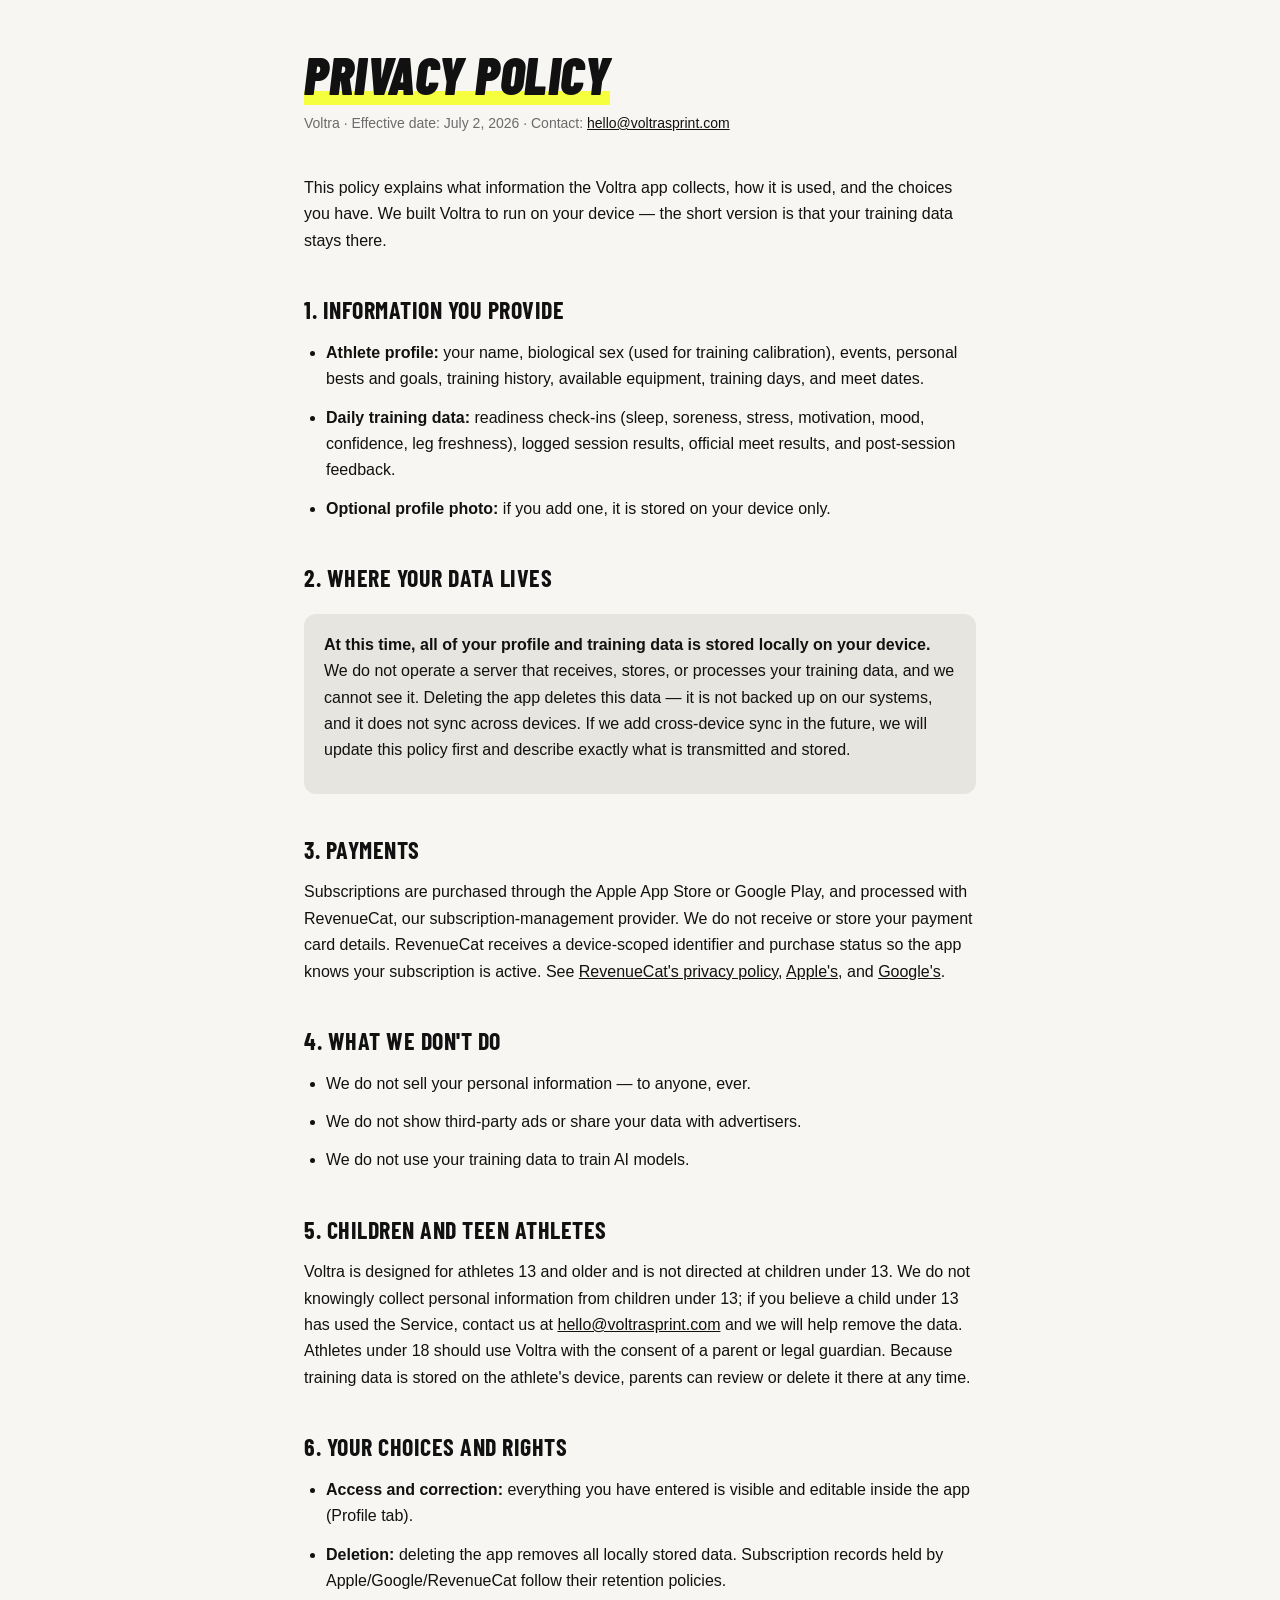
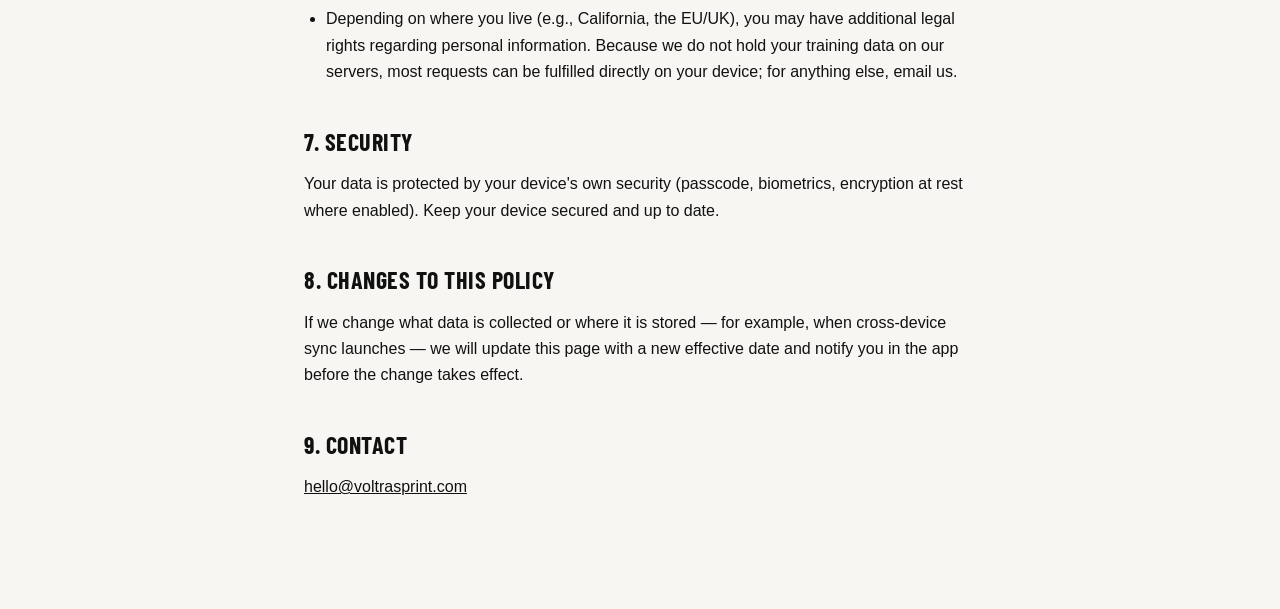
<file: privacy.html>
<!DOCTYPE html>
<html lang="en">
<head>
<meta charset="utf-8">
<meta name="viewport" content="width=device-width, initial-scale=1">
<title>Privacy Policy — Voltra</title>
<link rel="preconnect" href="https://fonts.googleapis.com">
<link href="https://fonts.googleapis.com/css2?family=Barlow+Condensed:ital,wght@0,700;0,900;1,900&display=swap" rel="stylesheet">
<style>
  :root {
    --canvas: #F7F6F2; --ink: #111111; --secondary: #6B6B6B;
    --card: #E7E5DF; --volt: #F5FF3D;
  }
  * { box-sizing: border-box; margin: 0; padding: 0; }
  body {
    background: var(--canvas); color: var(--ink);
    font-family: -apple-system, BlinkMacSystemFont, "Segoe UI", Helvetica, Arial, sans-serif;
    font-size: 16px; line-height: 1.65;
  }
  .wrap { max-width: 720px; margin: 0 auto; padding: 48px 24px 96px; }
  h1 {
    font-family: "Barlow Condensed", sans-serif; font-weight: 900; font-style: italic;
    text-transform: uppercase; font-size: 52px; line-height: 1; letter-spacing: 0.5px;
  }
  h1 .underline { box-shadow: inset 0 -14px 0 var(--volt); }
  .meta { color: var(--secondary); margin: 12px 0 40px; font-size: 14px; }
  h2 {
    font-family: "Barlow Condensed", sans-serif; font-weight: 700; text-transform: uppercase;
    font-size: 24px; letter-spacing: 0.5px; margin: 36px 0 10px;
  }
  p, li { margin-bottom: 12px; }
  ul { padding-left: 22px; }
  .callout {
    background: var(--card); border-radius: 12px; padding: 18px 20px; margin: 16px 0;
  }
  a { color: var(--ink); }
</style>
</head>
<body>
<div class="wrap">
  <h1><span class="underline">Privacy Policy</span></h1>
  <p class="meta">Voltra · Effective date: July 2, 2026 · Contact: <a href="mailto:hello@voltrasprint.com">hello@voltrasprint.com</a></p>

  <p>This policy explains what information the Voltra app collects, how it is used, and the
  choices you have. We built Voltra to run on your device — the short version is that your
  training data stays there.</p>

  <h2>1. Information You Provide</h2>
  <ul>
    <li><strong>Athlete profile:</strong> your name, biological sex (used for training
    calibration), events, personal bests and goals, training history, available equipment,
    training days, and meet dates.</li>
    <li><strong>Daily training data:</strong> readiness check-ins (sleep, soreness, stress,
    motivation, mood, confidence, leg freshness), logged session results, official meet results,
    and post-session feedback.</li>
    <li><strong>Optional profile photo:</strong> if you add one, it is stored on your device
    only.</li>
  </ul>

  <h2>2. Where Your Data Lives</h2>
  <div class="callout">
    <p><strong>At this time, all of your profile and training data is stored locally on your
    device.</strong> We do not operate a server that receives, stores, or processes your training
    data, and we cannot see it. Deleting the app deletes this data — it is not backed up on our
    systems, and it does not sync across devices. If we add cross-device sync in the future, we
    will update this policy first and describe exactly what is transmitted and stored.</p>
  </div>

  <h2>3. Payments</h2>
  <p>Subscriptions are purchased through the Apple App Store or Google Play, and processed with
  RevenueCat, our subscription-management provider. We do not receive or store your payment card
  details. RevenueCat receives a device-scoped identifier and purchase status so the app knows
  your subscription is active. See
  <a href="https://www.revenuecat.com/privacy" rel="noopener">RevenueCat's privacy policy</a>,
  <a href="https://www.apple.com/legal/privacy/" rel="noopener">Apple's</a>, and
  <a href="https://policies.google.com/privacy" rel="noopener">Google's</a>.</p>

  <h2>4. What We Don't Do</h2>
  <ul>
    <li>We do not sell your personal information — to anyone, ever.</li>
    <li>We do not show third-party ads or share your data with advertisers.</li>
    <li>We do not use your training data to train AI models.</li>
  </ul>

  <h2>5. Children and Teen Athletes</h2>
  <p>Voltra is designed for athletes 13 and older and is not directed at children under 13. We do
  not knowingly collect personal information from children under 13; if you believe a child under
  13 has used the Service, contact us at
  <a href="mailto:hello@voltrasprint.com">hello@voltrasprint.com</a> and we will help remove the
  data. Athletes under 18 should use Voltra with the consent of a parent or legal guardian.
  Because training data is stored on the athlete's device, parents can review or delete it there
  at any time.</p>

  <h2>6. Your Choices and Rights</h2>
  <ul>
    <li><strong>Access and correction:</strong> everything you have entered is visible and
    editable inside the app (Profile tab).</li>
    <li><strong>Deletion:</strong> deleting the app removes all locally stored data. Subscription
    records held by Apple/Google/RevenueCat follow their retention policies.</li>
    <li>Depending on where you live (e.g., California, the EU/UK), you may have additional legal
    rights regarding personal information. Because we do not hold your training data on our
    servers, most requests can be fulfilled directly on your device; for anything else, email
    us.</li>
  </ul>

  <h2>7. Security</h2>
  <p>Your data is protected by your device's own security (passcode, biometrics, encryption at
  rest where enabled). Keep your device secured and up to date.</p>

  <h2>8. Changes to This Policy</h2>
  <p>If we change what data is collected or where it is stored — for example, when cross-device
  sync launches — we will update this page with a new effective date and notify you in the app
  before the change takes effect.</p>

  <h2>9. Contact</h2>
  <p><a href="mailto:hello@voltrasprint.com">hello@voltrasprint.com</a></p>
</div>
</body>
</html>
</file>
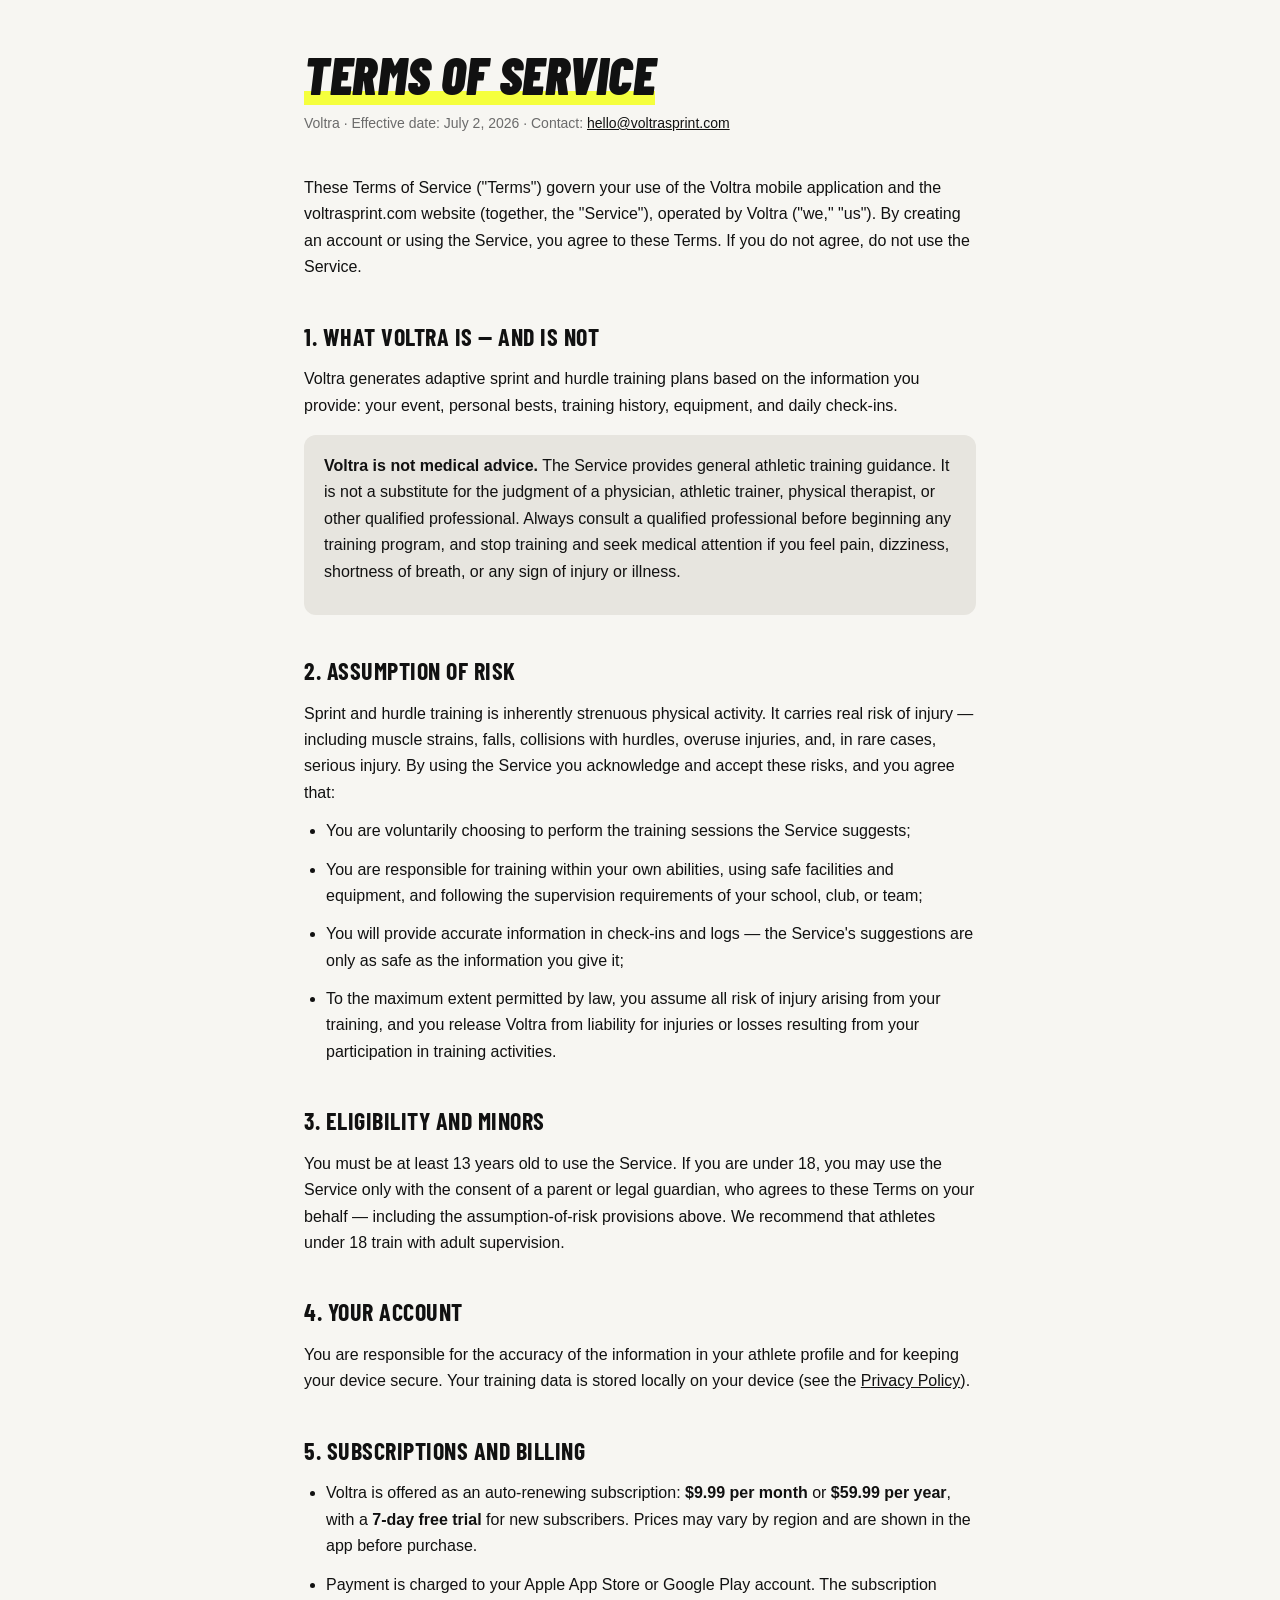
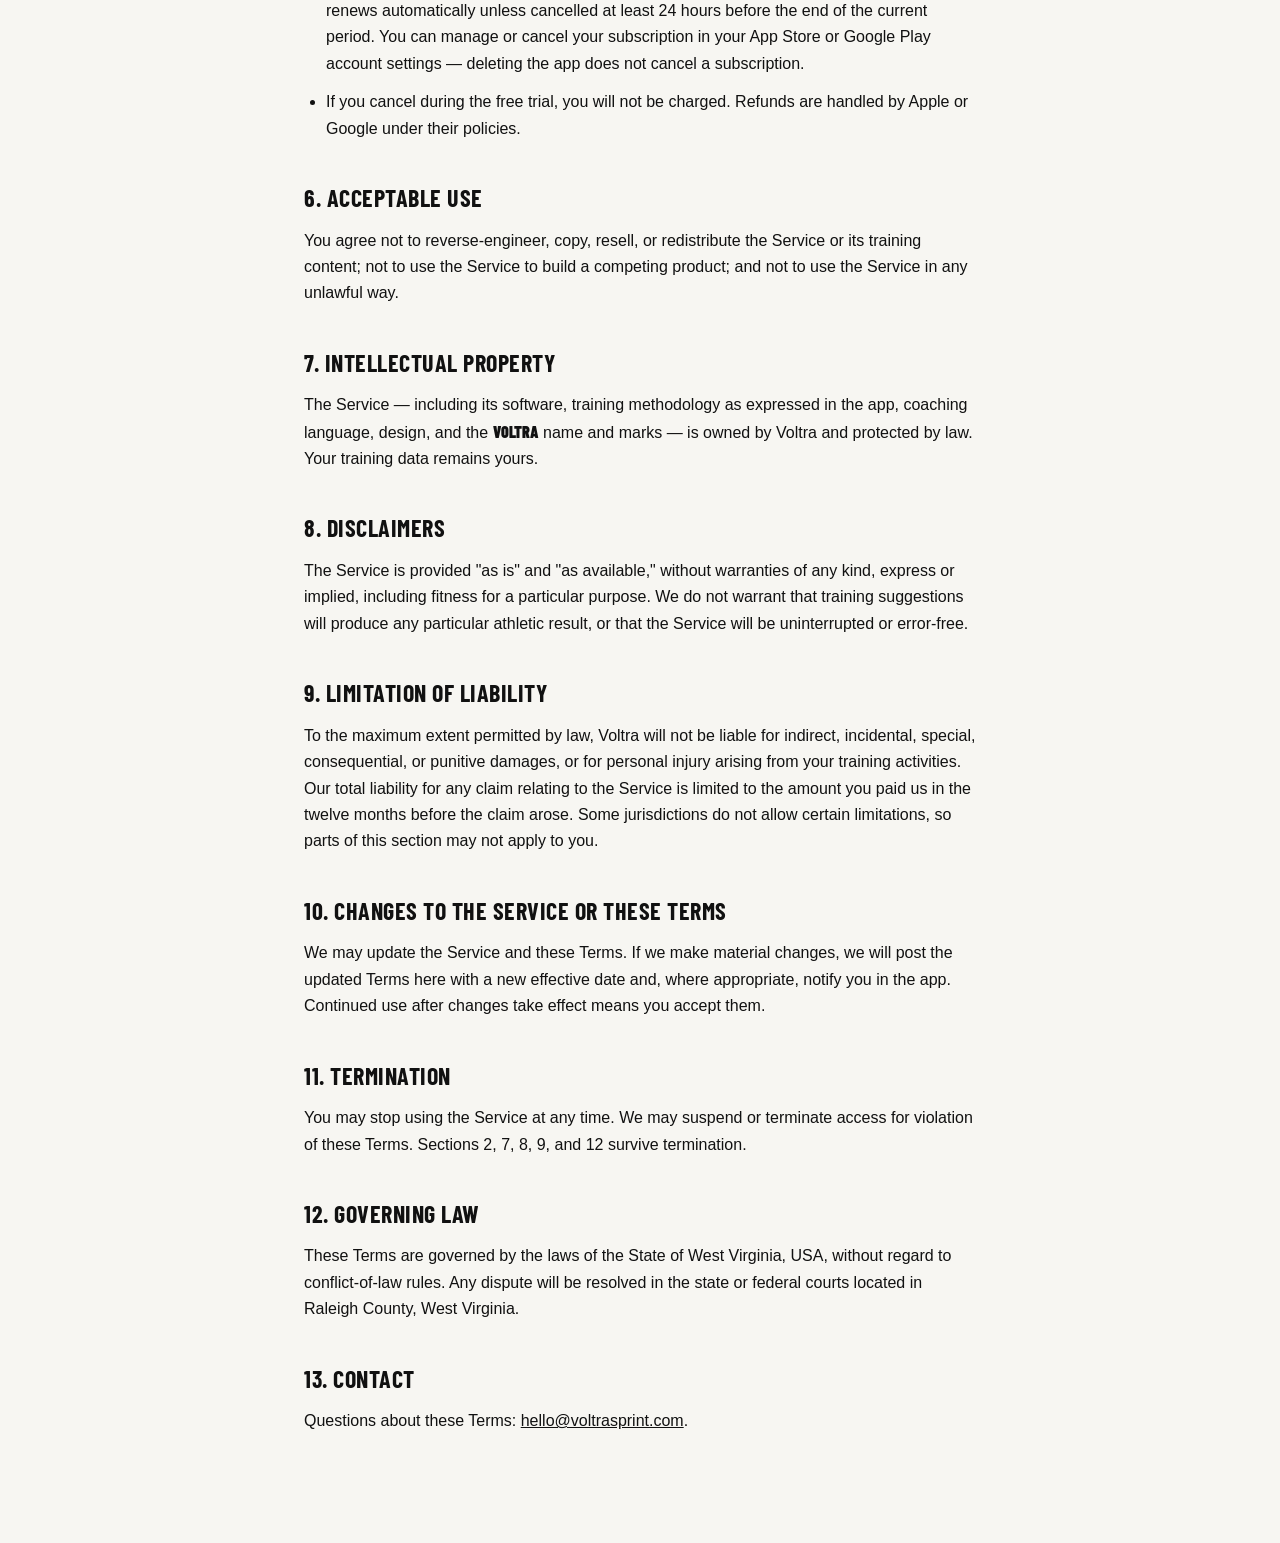
<file: terms.html>
<!DOCTYPE html>
<html lang="en">
<head>
<meta charset="utf-8">
<meta name="viewport" content="width=device-width, initial-scale=1">
<title>Terms of Service — Voltra</title>
<link rel="preconnect" href="https://fonts.googleapis.com">
<link href="https://fonts.googleapis.com/css2?family=Barlow+Condensed:ital,wght@0,700;0,900;1,900&display=swap" rel="stylesheet">
<style>
  :root {
    --canvas: #F7F6F2; --ink: #111111; --secondary: #6B6B6B;
    --card: #E7E5DF; --volt: #F5FF3D;
  }
  * { box-sizing: border-box; margin: 0; padding: 0; }
  body {
    background: var(--canvas); color: var(--ink);
    font-family: -apple-system, BlinkMacSystemFont, "Segoe UI", Helvetica, Arial, sans-serif;
    font-size: 16px; line-height: 1.65;
  }
  .wrap { max-width: 720px; margin: 0 auto; padding: 48px 24px 96px; }
  h1 {
    font-family: "Barlow Condensed", sans-serif; font-weight: 900; font-style: italic;
    text-transform: uppercase; font-size: 52px; line-height: 1; letter-spacing: 0.5px;
  }
  h1 .underline { box-shadow: inset 0 -14px 0 var(--volt); }
  .meta { color: var(--secondary); margin: 12px 0 40px; font-size: 14px; }
  h2 {
    font-family: "Barlow Condensed", sans-serif; font-weight: 700; text-transform: uppercase;
    font-size: 24px; letter-spacing: 0.5px; margin: 36px 0 10px;
  }
  p, li { margin-bottom: 12px; }
  ul { padding-left: 22px; }
  .callout {
    background: var(--card); border-radius: 12px; padding: 18px 20px; margin: 16px 0;
  }
  a { color: var(--ink); }
  .brand { font-family: "Barlow Condensed", sans-serif; font-weight: 900; text-transform: uppercase; }
</style>
</head>
<body>
<div class="wrap">
  <h1><span class="underline">Terms of Service</span></h1>
  <p class="meta">Voltra · Effective date: July 2, 2026 · Contact: <a href="mailto:hello@voltrasprint.com">hello@voltrasprint.com</a></p>

  <p>These Terms of Service ("Terms") govern your use of the Voltra mobile application and the
  voltrasprint.com website (together, the "Service"), operated by Voltra ("we," "us"). By creating
  an account or using the Service, you agree to these Terms. If you do not agree, do not use the
  Service.</p>

  <h2>1. What Voltra Is — and Is Not</h2>
  <p>Voltra generates adaptive sprint and hurdle training plans based on the information you
  provide: your event, personal bests, training history, equipment, and daily check-ins.</p>
  <div class="callout">
    <p><strong>Voltra is not medical advice.</strong> The Service provides general athletic
    training guidance. It is not a substitute for the judgment of a physician, athletic trainer,
    physical therapist, or other qualified professional. Always consult a qualified professional
    before beginning any training program, and stop training and seek medical attention if you
    feel pain, dizziness, shortness of breath, or any sign of injury or illness.</p>
  </div>

  <h2>2. Assumption of Risk</h2>
  <p>Sprint and hurdle training is inherently strenuous physical activity. It carries real risk of
  injury — including muscle strains, falls, collisions with hurdles, overuse injuries, and, in rare
  cases, serious injury. By using the Service you acknowledge and accept these risks, and you agree
  that:</p>
  <ul>
    <li>You are voluntarily choosing to perform the training sessions the Service suggests;</li>
    <li>You are responsible for training within your own abilities, using safe facilities and
    equipment, and following the supervision requirements of your school, club, or team;</li>
    <li>You will provide accurate information in check-ins and logs — the Service's suggestions
    are only as safe as the information you give it;</li>
    <li>To the maximum extent permitted by law, you assume all risk of injury arising from your
    training, and you release Voltra from liability for injuries or losses resulting from your
    participation in training activities.</li>
  </ul>

  <h2>3. Eligibility and Minors</h2>
  <p>You must be at least 13 years old to use the Service. If you are under 18, you may use the
  Service only with the consent of a parent or legal guardian, who agrees to these Terms on your
  behalf — including the assumption-of-risk provisions above. We recommend that athletes under 18
  train with adult supervision.</p>

  <h2>4. Your Account</h2>
  <p>You are responsible for the accuracy of the information in your athlete profile and for
  keeping your device secure. Your training data is stored locally on your device (see the
  <a href="privacy.html">Privacy Policy</a>).</p>

  <h2>5. Subscriptions and Billing</h2>
  <ul>
    <li>Voltra is offered as an auto-renewing subscription: <strong>$9.99 per month</strong> or
    <strong>$59.99 per year</strong>, with a <strong>7-day free trial</strong> for new
    subscribers. Prices may vary by region and are shown in the app before purchase.</li>
    <li>Payment is charged to your Apple App Store or Google Play account. The subscription renews
    automatically unless cancelled at least 24 hours before the end of the current period. You can
    manage or cancel your subscription in your App Store or Google Play account settings —
    deleting the app does not cancel a subscription.</li>
    <li>If you cancel during the free trial, you will not be charged. Refunds are handled by Apple
    or Google under their policies.</li>
  </ul>

  <h2>6. Acceptable Use</h2>
  <p>You agree not to reverse-engineer, copy, resell, or redistribute the Service or its training
  content; not to use the Service to build a competing product; and not to use the Service in any
  unlawful way.</p>

  <h2>7. Intellectual Property</h2>
  <p>The Service — including its software, training methodology as expressed in the app, coaching
  language, design, and the <span class="brand">Voltra</span> name and marks — is owned by Voltra
  and protected by law. Your training data remains yours.</p>

  <h2>8. Disclaimers</h2>
  <p>The Service is provided "as is" and "as available," without warranties of any kind, express
  or implied, including fitness for a particular purpose. We do not warrant that training
  suggestions will produce any particular athletic result, or that the Service will be
  uninterrupted or error-free.</p>

  <h2>9. Limitation of Liability</h2>
  <p>To the maximum extent permitted by law, Voltra will not be liable for indirect, incidental,
  special, consequential, or punitive damages, or for personal injury arising from your training
  activities. Our total liability for any claim relating to the Service is limited to the amount
  you paid us in the twelve months before the claim arose. Some jurisdictions do not allow certain
  limitations, so parts of this section may not apply to you.</p>

  <h2>10. Changes to the Service or These Terms</h2>
  <p>We may update the Service and these Terms. If we make material changes, we will post the
  updated Terms here with a new effective date and, where appropriate, notify you in the app.
  Continued use after changes take effect means you accept them.</p>

  <h2>11. Termination</h2>
  <p>You may stop using the Service at any time. We may suspend or terminate access for violation
  of these Terms. Sections 2, 7, 8, 9, and 12 survive termination.</p>

  <h2>12. Governing Law</h2>
  <p>These Terms are governed by the laws of the State of West Virginia, USA, without regard
  to conflict-of-law rules. Any dispute will be resolved in the state or federal courts
  located in Raleigh County, West Virginia.</p>

  <h2>13. Contact</h2>
  <p>Questions about these Terms: <a href="mailto:hello@voltrasprint.com">hello@voltrasprint.com</a>.</p>
</div>
</body>
</html>
</file>
